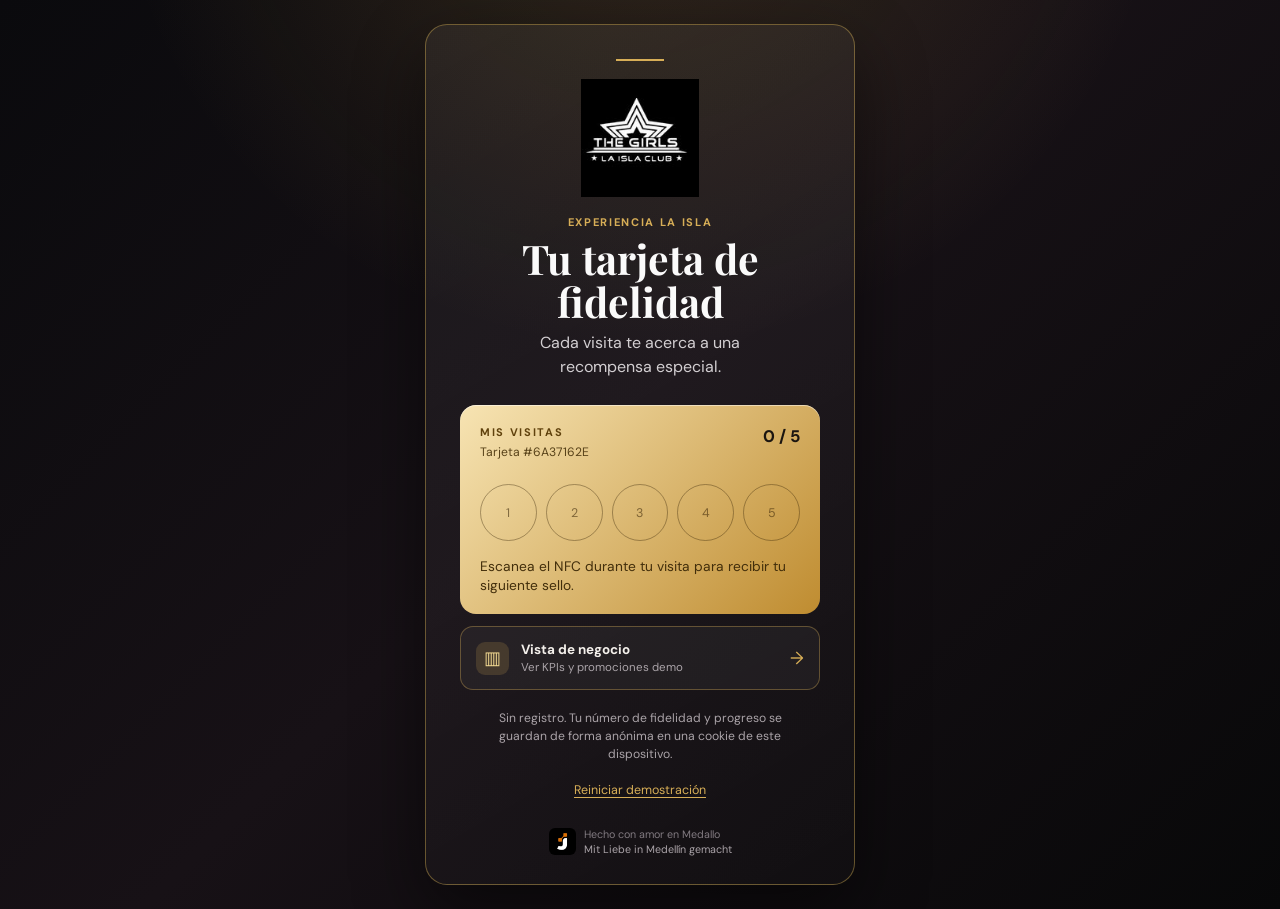
<file: index.html>
<!doctype html>
<html lang="es">
  <head>
    <meta charset="UTF-8" />
    <meta name="viewport" content="width=device-width, initial-scale=1.0" />
    <meta name="theme-color" content="#09090b" />
    <meta name="description" content="La Isla Club — tarjeta de fidelidad" />
    <title>La Isla Club | Fidelidad</title>
    <link rel="preconnect" href="https://fonts.googleapis.com" />
    <link rel="preconnect" href="https://fonts.gstatic.com" crossorigin />
    <link href="https://fonts.googleapis.com/css2?family=DM+Sans:wght@400;500;600;700&family=Playfair+Display:wght@600;700&display=swap" rel="stylesheet" />
    <link rel="stylesheet" href="styles.css" />
  </head>
  <body>
    <main class="page-shell">
      <section class="club-card" aria-labelledby="club-name">
        <div class="top-rule" aria-hidden="true"></div>
        <img class="club-logo" src="photo.jpg" alt="The Girls La Isla Club" />
        <p class="eyebrow">EXPERIENCIA LA ISLA</p>
        <h1 id="club-name">Tu tarjeta de fidelidad</h1>
        <p class="intro">Cada visita te acerca a una recompensa especial.</p>

        <div class="loyalty-card" aria-live="polite">
          <div class="card-header">
            <div>
              <p class="card-label">MIS VISITAS</p>
              <p class="card-member" id="member-id">Tarjeta privada</p>
            </div>
            <span class="visit-count" id="visit-count">0 / 5</span>
          </div>
          <div class="stamps" id="stamps" aria-label="Progreso de visitas"></div>
          <p class="card-status" id="card-status">Escanea el NFC durante tu visita para recibir tu primer sello.</p>
        </div>
        <a class="kpi-preview-button" href="admin.html">
          <span class="kpi-preview-icon" aria-hidden="true">▥</span>
          <span><strong>Vista de negocio</strong><small>Ver KPIs y promociones demo</small></span>
          <span class="kpi-preview-arrow" aria-hidden="true">→</span>
        </a>

        <section class="reward" id="reward" hidden aria-live="polite">
          <span class="reward-kicker">RECOMPENSA DESBLOQUEADA</span>
          <h2>¡Gracias por elegir La Isla!</h2>
          <p>Presenta esta tarjeta en el club para recibir tu recompensa especial.</p>
        </section>

        <p class="privacy-note">Sin registro. Tu número de fidelidad y progreso se guardan de forma anónima en una cookie de este dispositivo.</p>
        <button class="reset-button" id="reset-button" type="button">Reiniciar demostración</button>
        <footer class="joint-footer">
          <img src="jointlogo.jpg" alt="Joint" />
          <p>Hecho con amor en Medallo<br /><span>Mit Liebe in Medellín gemacht</span></p>
        </footer>
      </section>
    </main>
    <script src="app.js" defer></script>
  </body>
</html>
</file>
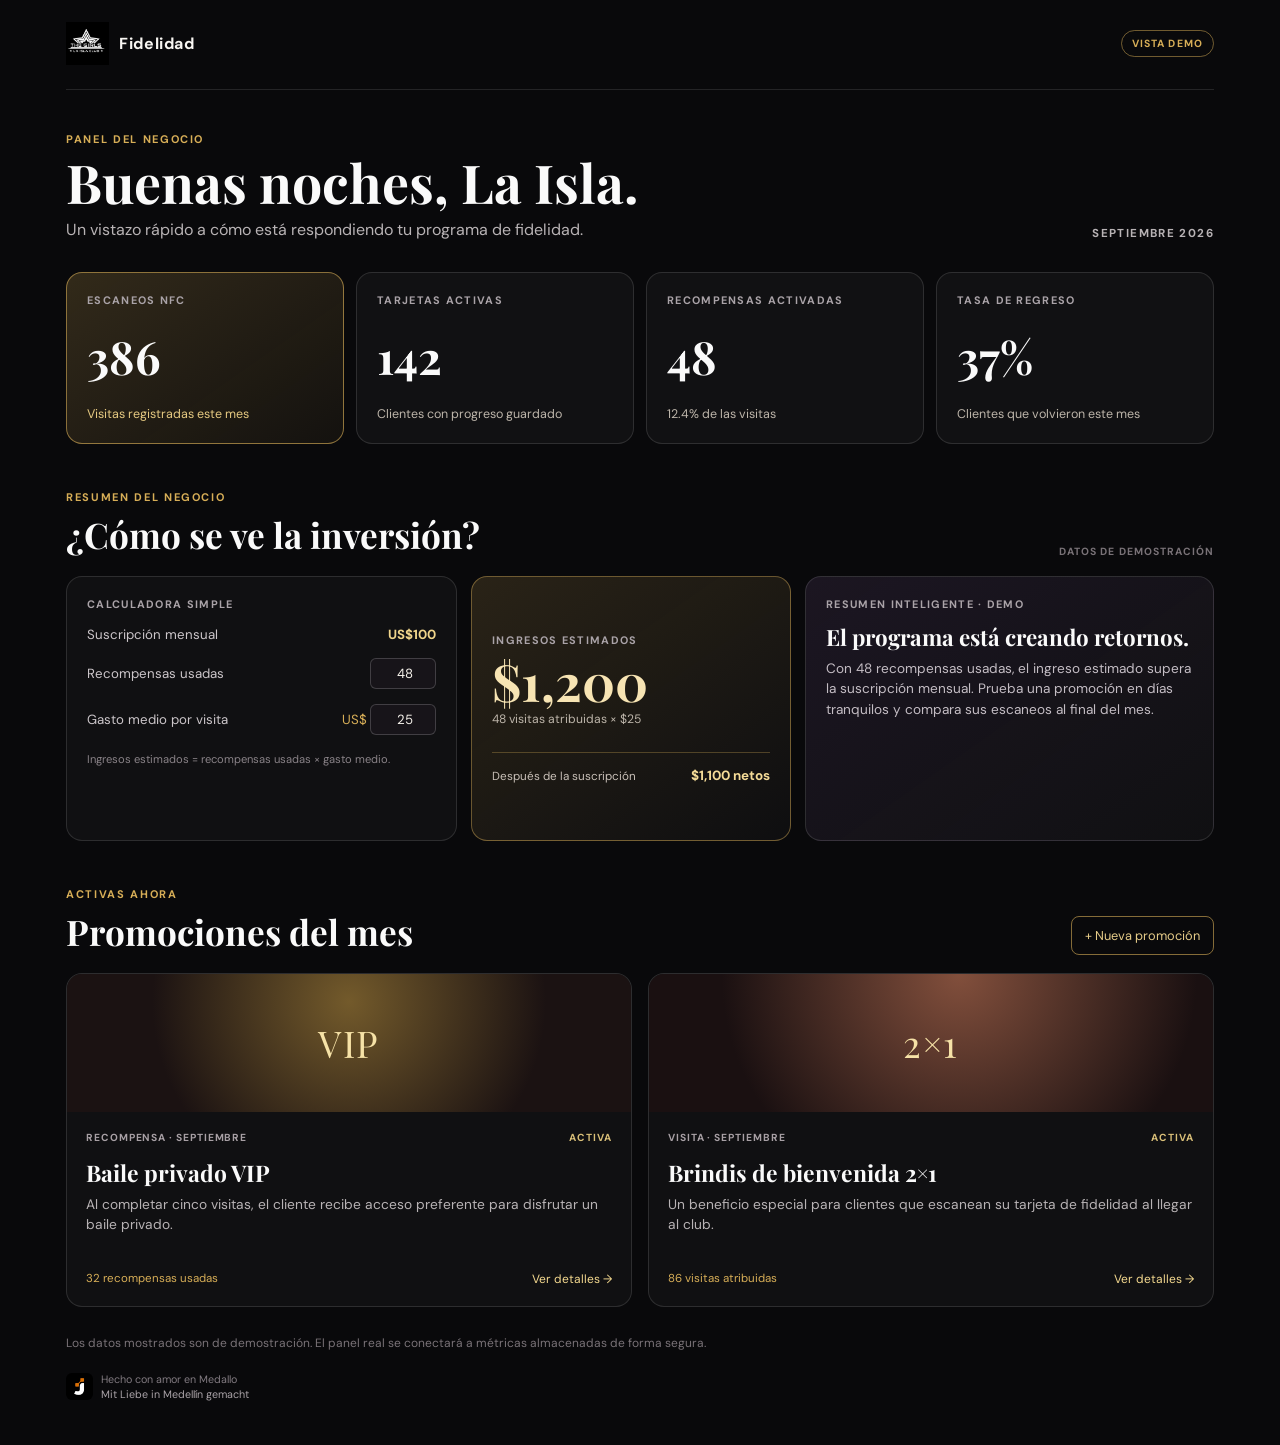
<file: admin.html>
<!doctype html>
<html lang="es">
  <head>
    <meta charset="UTF-8" />
    <meta name="viewport" content="width=device-width, initial-scale=1.0" />
    <meta name="theme-color" content="#09090b" />
    <meta name="description" content="Panel de fidelidad de La Isla Club" />
    <title>La Isla Club | Panel</title>
    <link rel="preconnect" href="https://fonts.googleapis.com" />
    <link rel="preconnect" href="https://fonts.gstatic.com" crossorigin />
    <link href="https://fonts.googleapis.com/css2?family=DM+Sans:wght@400;500;600;700&family=Playfair+Display:wght@600;700&display=swap" rel="stylesheet" />
    <link rel="stylesheet" href="styles.css" />
  </head>
  <body>
    <main class="dashboard-shell">
      <header class="dashboard-header">
        <a href="index.html" class="dashboard-brand" aria-label="Volver a La Isla Fidelidad">
          <img src="photo.jpg" alt="The Girls La Isla Club" />
          <span>Fidelidad</span>
        </a>
        <span class="demo-badge">VISTA DEMO</span>
      </header>

      <section class="dashboard-intro" aria-labelledby="dashboard-title">
        <div>
          <p class="eyebrow">PANEL DEL NEGOCIO</p>
          <h1 id="dashboard-title">Buenas noches, La Isla.</h1>
          <p>Un vistazo rápido a cómo está respondiendo tu programa de fidelidad.</p>
        </div>
        <p class="period">SEPTIEMBRE 2026</p>
      </section>

      <section class="metrics-grid" aria-label="Métricas esenciales">
        <article class="metric-card metric-card--featured">
          <p class="metric-label">ESCANEOS NFC</p>
          <strong>386</strong>
          <span class="metric-trend">Visitas registradas este mes</span>
        </article>
        <article class="metric-card">
          <p class="metric-label">TARJETAS ACTIVAS</p>
          <strong>142</strong>
          <span>Clientes con progreso guardado</span>
        </article>
        <article class="metric-card">
          <p class="metric-label">RECOMPENSAS ACTIVADAS</p>
          <strong>48</strong>
          <span>12.4% de las visitas</span>
        </article>
        <article class="metric-card">
          <p class="metric-label">TASA DE REGRESO</p>
          <strong>37%</strong>
          <span>Clientes que volvieron este mes</span>
        </article>
      </section>

      <section class="business-summary" aria-labelledby="business-summary-title">
        <div class="section-heading">
          <div>
            <p class="eyebrow">RESUMEN DEL NEGOCIO</p>
            <h2 id="business-summary-title">¿Cómo se ve la inversión?</h2>
          </div>
          <span class="calculation-note">DATOS DE DEMOSTRACIÓN</span>
        </div>
        <div class="summary-grid">
          <div class="calculator-card">
            <p class="metric-label">CALCULADORA SIMPLE</p>
            <label>Suscripción mensual <span>US$100</span></label>
            <label>Recompensas usadas
              <input id="rewards-input" type="number" min="0" value="48" inputmode="numeric" />
            </label>
            <label>Gasto medio por visita
              <div class="currency-input"><span>US$</span><input id="spend-input" type="number" min="0" value="25" inputmode="decimal" /></div>
            </label>
            <p class="formula">Ingresos estimados = recompensas usadas × gasto medio.</p>
          </div>
          <div class="financial-result">
            <p class="metric-label">INGRESOS ESTIMADOS</p>
            <strong id="revenue-output">US$1,200</strong>
            <span id="revenue-detail">48 visitas atribuidas × US$25</span>
            <div class="net-result"><span>Después de la suscripción</span><b id="net-output">US$1,100 netos</b></div>
          </div>
          <aside class="insight-card" aria-live="polite">
            <p class="metric-label">RESUMEN INTELIGENTE · DEMO</p>
            <h3 id="insight-title">El programa está creando retornos.</h3>
            <p id="insight-copy">386 escaneos NFC y 48 recompensas muestran clientes que vuelven. Prueba una promoción en días tranquilos y compara sus escaneos al final del mes.</p>
          </aside>
        </div>
      </section>

      <section class="dashboard-section" aria-labelledby="promotion-title">
        <div class="section-heading">
          <div>
            <p class="eyebrow">ACTIVAS AHORA</p>
            <h2 id="promotion-title">Promociones del mes</h2>
          </div>
          <button type="button" class="outline-button">+ Nueva promoción</button>
        </div>

        <div class="promotion-grid">
          <article class="promotion-card">
            <div class="promotion-art promotion-art--vip"><span>VIP</span></div>
            <div class="promotion-content">
              <div class="promotion-meta"><span>RECOMPENSA · SEPTIEMBRE</span><span class="active-state">ACTIVA</span></div>
              <h3>Baile privado VIP</h3>
              <p>Al completar cinco visitas, el cliente recibe acceso preferente para disfrutar un baile privado.</p>
              <div class="promotion-footer"><span>32 recompensas usadas</span><button type="button">Ver detalles →</button></div>
            </div>
          </article>
          <article class="promotion-card">
            <div class="promotion-art promotion-art--toast"><span>2×1</span></div>
            <div class="promotion-content">
              <div class="promotion-meta"><span>VISITA · SEPTIEMBRE</span><span class="active-state">ACTIVA</span></div>
              <h3>Brindis de bienvenida 2×1</h3>
              <p>Un beneficio especial para clientes que escanean su tarjeta de fidelidad al llegar al club.</p>
              <div class="promotion-footer"><span>86 visitas atribuidas</span><button type="button">Ver detalles →</button></div>
            </div>
          </article>
        </div>
      </section>

      <p class="dashboard-note">Los datos mostrados son de demostración. El panel real se conectará a métricas almacenadas de forma segura.</p>
      <footer class="joint-footer joint-footer--dashboard">
        <img src="jointlogo.jpg" alt="Joint" />
        <p>Hecho con amor en Medallo<br /><span>Mit Liebe in Medellín gemacht</span></p>
      </footer>
    </main>
    <script src="dashboard.js" defer></script>
  </body>
</html>
</file>
<file: styles.css>
:root {
  color-scheme: dark;
  font-family: "DM Sans", Arial, sans-serif;
  background: #09090b;
  color: #fafafa;
}

* { box-sizing: border-box; }

body { margin: 0; min-width: 320px; min-height: 100vh; }

button { font: inherit; }

.page-shell {
  min-height: 100vh;
  display: grid;
  place-items: center;
  padding: 24px 16px;
  background:
    radial-gradient(circle at 50% -20%, rgba(213, 169, 72, .18), transparent 42%),
    linear-gradient(135deg, #0a0a0d 0%, #171116 48%, #080809 100%);
}

.club-card {
  width: min(100%, 430px);
  padding: 30px 24px 24px;
  text-align: center;
  border: 1px solid rgba(218, 178, 83, .42);
  border-radius: 22px;
  background: linear-gradient(150deg, rgba(255,255,255,.055), rgba(255,255,255,.015));
  box-shadow: 0 28px 70px rgba(0, 0, 0, .48);
}

.top-rule { width: 48px; height: 2px; margin: 0 auto 18px; background: #d7ae57; }
.club-logo { width: 118px; height: 118px; object-fit: contain; margin: 0 auto 18px; display: block; }
.eyebrow, .card-label, .reward-kicker { margin: 0; letter-spacing: .15em; font-size: .69rem; font-weight: 700; color: #d7ae57; }
h1, h2 { font-family: "Playfair Display", Georgia, serif; }
h1 { margin: 8px 0 8px; font-size: clamp(2rem, 9vw, 2.55rem); line-height: 1.06; }
.intro { margin: 0 auto 26px; max-width: 280px; color: #d3cfd2; font-size: 1rem; line-height: 1.5; }

.loyalty-card {
  padding: 20px;
  text-align: left;
  border-radius: 16px;
  color: #1b1510;
  background: linear-gradient(135deg, #f7e4b3, #bf8c30);
  box-shadow: inset 0 1px 0 rgba(255,255,255,.5);
}
.card-header { display: flex; justify-content: space-between; align-items: flex-start; gap: 12px; }
.card-label { color: #60420d; }
.card-member { margin: 5px 0 0; font-size: .76rem; color: #584219; }
.visit-count { font-size: 1.05rem; font-weight: 700; white-space: nowrap; }
.stamps { display: grid; grid-template-columns: repeat(5, 1fr); gap: 9px; margin: 24px 0 16px; }
.stamp {
  aspect-ratio: 1;
  display: grid;
  place-items: center;
  border: 1px solid rgba(51, 32, 4, .38);
  border-radius: 50%;
  color: rgba(51, 32, 4, .56);
  font-size: .78rem;
}
.stamp.is-earned { color: #fff8df; background: #221807; border-color: #221807; box-shadow: 0 2px 6px rgba(38, 25, 0, .3); }
.card-status { min-height: 2.6em; margin: 0; color: #422e0b; font-size: .86rem; line-height: 1.35; }
.kpi-preview-button { display: flex; align-items: center; gap: 12px; margin-top: 12px; padding: 14px 15px; border: 1px solid rgba(215,174,87,.36); border-radius: 13px; color: #f4f0eb; background: rgba(255,255,255,.045); text-align: left; text-decoration: none; transition: border-color .18s ease, background .18s ease; }
.kpi-preview-button:hover { border-color: rgba(215,174,87,.8); background: rgba(215,174,87,.1); }
.kpi-preview-button:focus-visible { outline: 2px solid #f7e4b3; outline-offset: 3px; }
.kpi-preview-icon { display: grid; width: 33px; height: 33px; place-items: center; border-radius: 9px; color: #f2d991; background: rgba(215,174,87,.18); font-size: 1.1rem; }
.kpi-preview-button strong, .kpi-preview-button small { display: block; }
.kpi-preview-button strong { font-size: .84rem; }
.kpi-preview-button small { margin-top: 2px; color: #aaa3a8; font-size: .72rem; }
.kpi-preview-arrow { margin-left: auto; color: #d7ae57; font-size: 1.1rem; }

.reward { margin-top: 18px; padding: 18px; border: 1px solid rgba(215,174,87,.54); border-radius: 14px; background: rgba(215,174,87,.1); }
.reward h2 { margin: 6px 0 5px; font-size: 1.43rem; }
.reward p { margin: 0; color: #dfdad5; font-size: .9rem; line-height: 1.45; }
.privacy-note { margin: 20px auto 12px; max-width: 300px; color: #aaa3a8; font-size: .76rem; line-height: 1.45; }
.reset-button { border: 0; padding: 7px; cursor: pointer; color: #d7ae57; background: transparent; text-decoration: underline; text-underline-offset: 3px; font-size: .78rem; }
.reset-button:focus-visible { outline: 2px solid #f7e4b3; outline-offset: 3px; border-radius: 3px; }
.joint-footer { display: flex; justify-content: center; align-items: center; gap: 8px; margin-top: 22px; color: #817a80; font-size: .67rem; line-height: 1.35; text-align: left; }
.joint-footer img { width: 27px; height: 27px; object-fit: contain; border-radius: 6px; }
.joint-footer p { margin: 0; }
.joint-footer span { color: #aaa3a8; }

.dashboard-shell { width: min(1180px, 100%); margin: 0 auto; padding: 22px 16px 44px; }
.dashboard-header { display: flex; justify-content: space-between; align-items: center; padding-bottom: 24px; border-bottom: 1px solid rgba(255,255,255,.11); }
.dashboard-brand { display: inline-flex; align-items: center; gap: 10px; color: #f8f6f2; font-weight: 700; text-decoration: none; }
.dashboard-brand img { width: 43px; height: 43px; object-fit: contain; }
.dashboard-brand span { letter-spacing: .04em; }
.demo-badge { border: 1px solid rgba(215,174,87,.5); border-radius: 999px; padding: 6px 10px; color: #d7ae57; font-size: .65rem; font-weight: 700; letter-spacing: .11em; }
.dashboard-intro { display: flex; align-items: end; justify-content: space-between; gap: 20px; padding: 42px 0 30px; }
.dashboard-intro h1 { margin: 8px 0 7px; font-size: clamp(2rem, 6vw, 3.35rem); }
.dashboard-intro p:not(.eyebrow) { max-width: 520px; margin: 0; color: #b8b3b5; line-height: 1.5; }
.period { margin: 0 0 8px; color: #a8a0a5; font-size: .72rem; font-weight: 700; letter-spacing: .12em; white-space: nowrap; }
.metrics-grid { display: grid; grid-template-columns: repeat(4, 1fr); gap: 12px; }
.metric-card { min-height: 172px; padding: 20px; display: flex; flex-direction: column; justify-content: space-between; border: 1px solid rgba(255,255,255,.12); border-radius: 16px; background: rgba(255,255,255,.035); }
.metric-card--featured { border-color: rgba(215,174,87,.6); background: linear-gradient(145deg, rgba(215,174,87,.2), rgba(215,174,87,.055)); }
.metric-label { margin: 0; color: #aaa3a8; font-size: .68rem; font-weight: 700; letter-spacing: .12em; }
.metric-card strong { font-family: "Playfair Display", Georgia, serif; font-size: clamp(2rem, 5vw, 2.85rem); line-height: 1; }
.metric-card span { color: #bdb5aa; font-size: .78rem; line-height: 1.35; }
.metric-card .metric-trend { color: #e5c981; }
.dashboard-section { margin-top: 46px; }
.section-heading { display: flex; justify-content: space-between; align-items: end; gap: 16px; margin-bottom: 18px; }
.section-heading h2 { margin: 7px 0 0; font-size: clamp(1.65rem, 4vw, 2.2rem); }
.calculation-note { color: #797277; font-size: .65rem; font-weight: 700; letter-spacing: .1em; }
.business-summary { margin-top: 46px; }
.summary-grid { display: grid; grid-template-columns: 1.1fr .9fr 1.15fr; gap: 14px; }
.calculator-card, .financial-result, .insight-card { min-height: 265px; padding: 20px; border: 1px solid rgba(255,255,255,.12); border-radius: 16px; background: rgba(255,255,255,.03); }
.calculator-card label { display: flex; justify-content: space-between; align-items: center; gap: 12px; margin-top: 15px; color: #ccc6ca; font-size: .83rem; }
.calculator-card label > span { color: #f0d58b; font-weight: 700; }
.calculator-card input { width: 66px; border: 1px solid rgba(255,255,255,.18); border-radius: 6px; padding: 6px 7px; color: #f6f2eb; background: #171419; font: inherit; text-align: right; }
.calculator-card input:focus { outline: 2px solid rgba(215,174,87,.8); outline-offset: 1px; }
.currency-input { display: flex; align-items: center; gap: 3px; color: #d7ae57; }
.formula { margin: 17px 0 0; color: #898287; font-size: .7rem; line-height: 1.4; }
.financial-result { display: flex; flex-direction: column; justify-content: center; border-color: rgba(215,174,87,.45); background: linear-gradient(145deg, rgba(215,174,87,.16), rgba(255,255,255,.025)); }
.financial-result > strong { margin: 9px 0 4px; font-family: "Playfair Display", Georgia, serif; font-size: clamp(2.35rem, 5vw, 3.2rem); line-height: 1; color: #f7e4b3; }
.financial-result > span { color: #bdb5aa; font-size: .76rem; }
.net-result { display: flex; justify-content: space-between; align-items: end; gap: 8px; margin-top: 25px; padding-top: 14px; border-top: 1px solid rgba(215,174,87,.3); color: #c9c0b8; font-size: .73rem; }
.net-result b { color: #f4db97; font-size: .84rem; text-align: right; }
.insight-card { background: linear-gradient(145deg, rgba(104,75,127,.2), rgba(255,255,255,.03)); }
.insight-card h3 { margin: 14px 0 8px; font-family: "Playfair Display", Georgia, serif; font-size: 1.4rem; line-height: 1.15; }
.insight-card p:last-child { margin: 0; color: #c4bdc4; font-size: .85rem; line-height: 1.52; }
.outline-button { padding: 10px 13px; border: 1px solid rgba(215,174,87,.6); border-radius: 8px; color: #e6cc89; background: transparent; cursor: pointer; font-size: .8rem; }
.promotion-grid { display: grid; grid-template-columns: repeat(2, minmax(0, 1fr)); gap: 16px; }
.promotion-card { overflow: hidden; border: 1px solid rgba(255,255,255,.12); border-radius: 16px; background: rgba(255,255,255,.03); }
.promotion-art { height: 138px; display: grid; place-items: center; font-family: "Playfair Display", Georgia, serif; font-size: 2.3rem; letter-spacing: .04em; }
.promotion-art--vip { color: #f6e2a7; background: radial-gradient(circle at 50% 20%, #735a2b, #1b1212 65%); }
.promotion-art--toast { color: #f6e2a7; background: radial-gradient(circle at 55% 0%, #824f3c, #1a1011 70%); }
.promotion-content { padding: 19px; }
.promotion-meta { display: flex; justify-content: space-between; gap: 8px; color: #a8a0a5; font-size: .64rem; font-weight: 700; letter-spacing: .09em; }
.active-state { color: #d9bf78; }
.promotion-card h3 { margin: 13px 0 7px; font-family: "Playfair Display", Georgia, serif; font-size: 1.43rem; }
.promotion-card p { min-height: 58px; margin: 0; color: #b8b3b5; font-size: .86rem; line-height: 1.45; }
.promotion-footer { display: flex; justify-content: space-between; align-items: center; gap: 12px; margin-top: 18px; color: #d7ae57; font-size: .72rem; }
.promotion-footer button { border: 0; padding: 0; color: #f4d98f; background: transparent; cursor: pointer; font-size: .75rem; }
.dashboard-note { margin: 28px 0 0; color: #797277; font-size: .75rem; line-height: 1.45; }
.joint-footer--dashboard { justify-content: flex-start; margin-top: 20px; }

@media (min-width: 700px) { .club-card { padding: 34px 34px 28px; } }
@media (max-width: 760px) {
  .dashboard-intro { display: block; padding-top: 32px; }
  .period { margin-top: 20px; }
  .metrics-grid { grid-template-columns: repeat(2, 1fr); }
  .metric-card { min-height: 148px; padding: 16px; }
  .promotion-grid { grid-template-columns: 1fr; }
  .summary-grid { grid-template-columns: 1fr; }
  .calculator-card, .financial-result, .insight-card { min-height: auto; }
}
</file>
